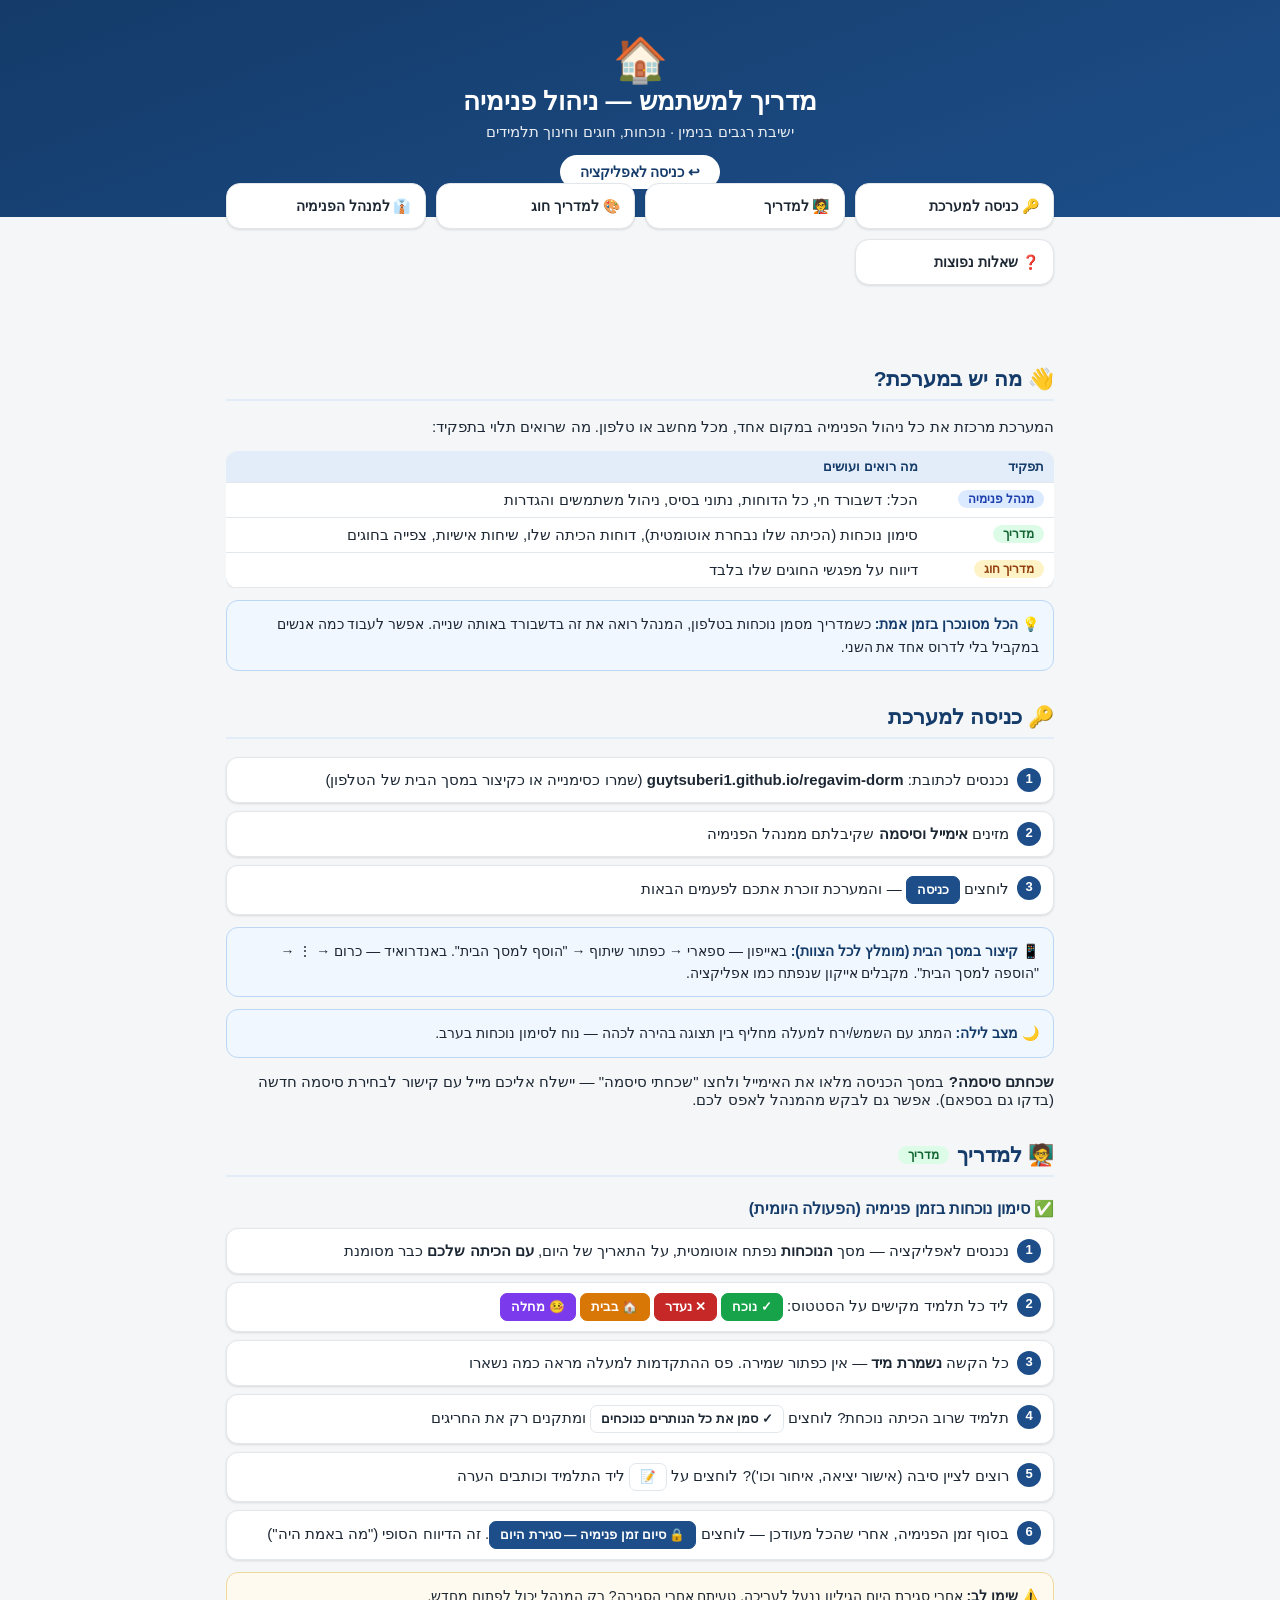
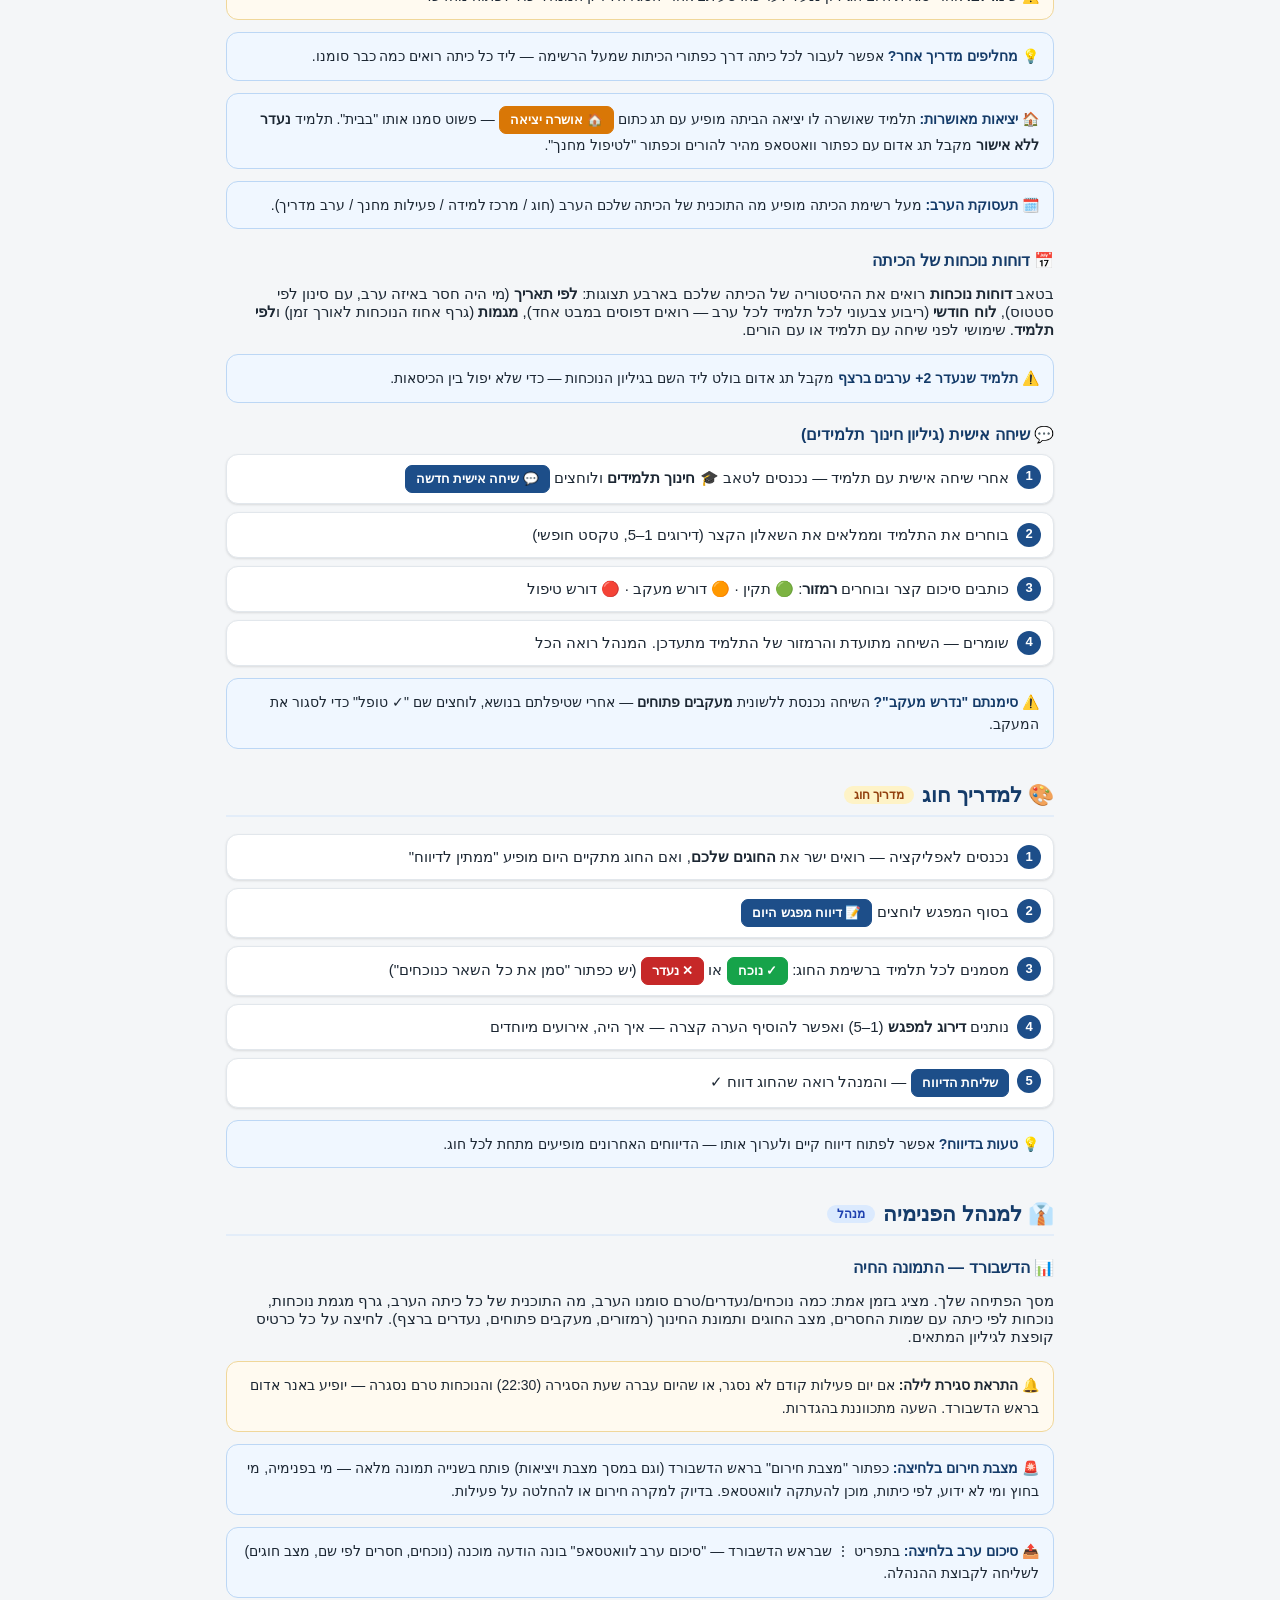
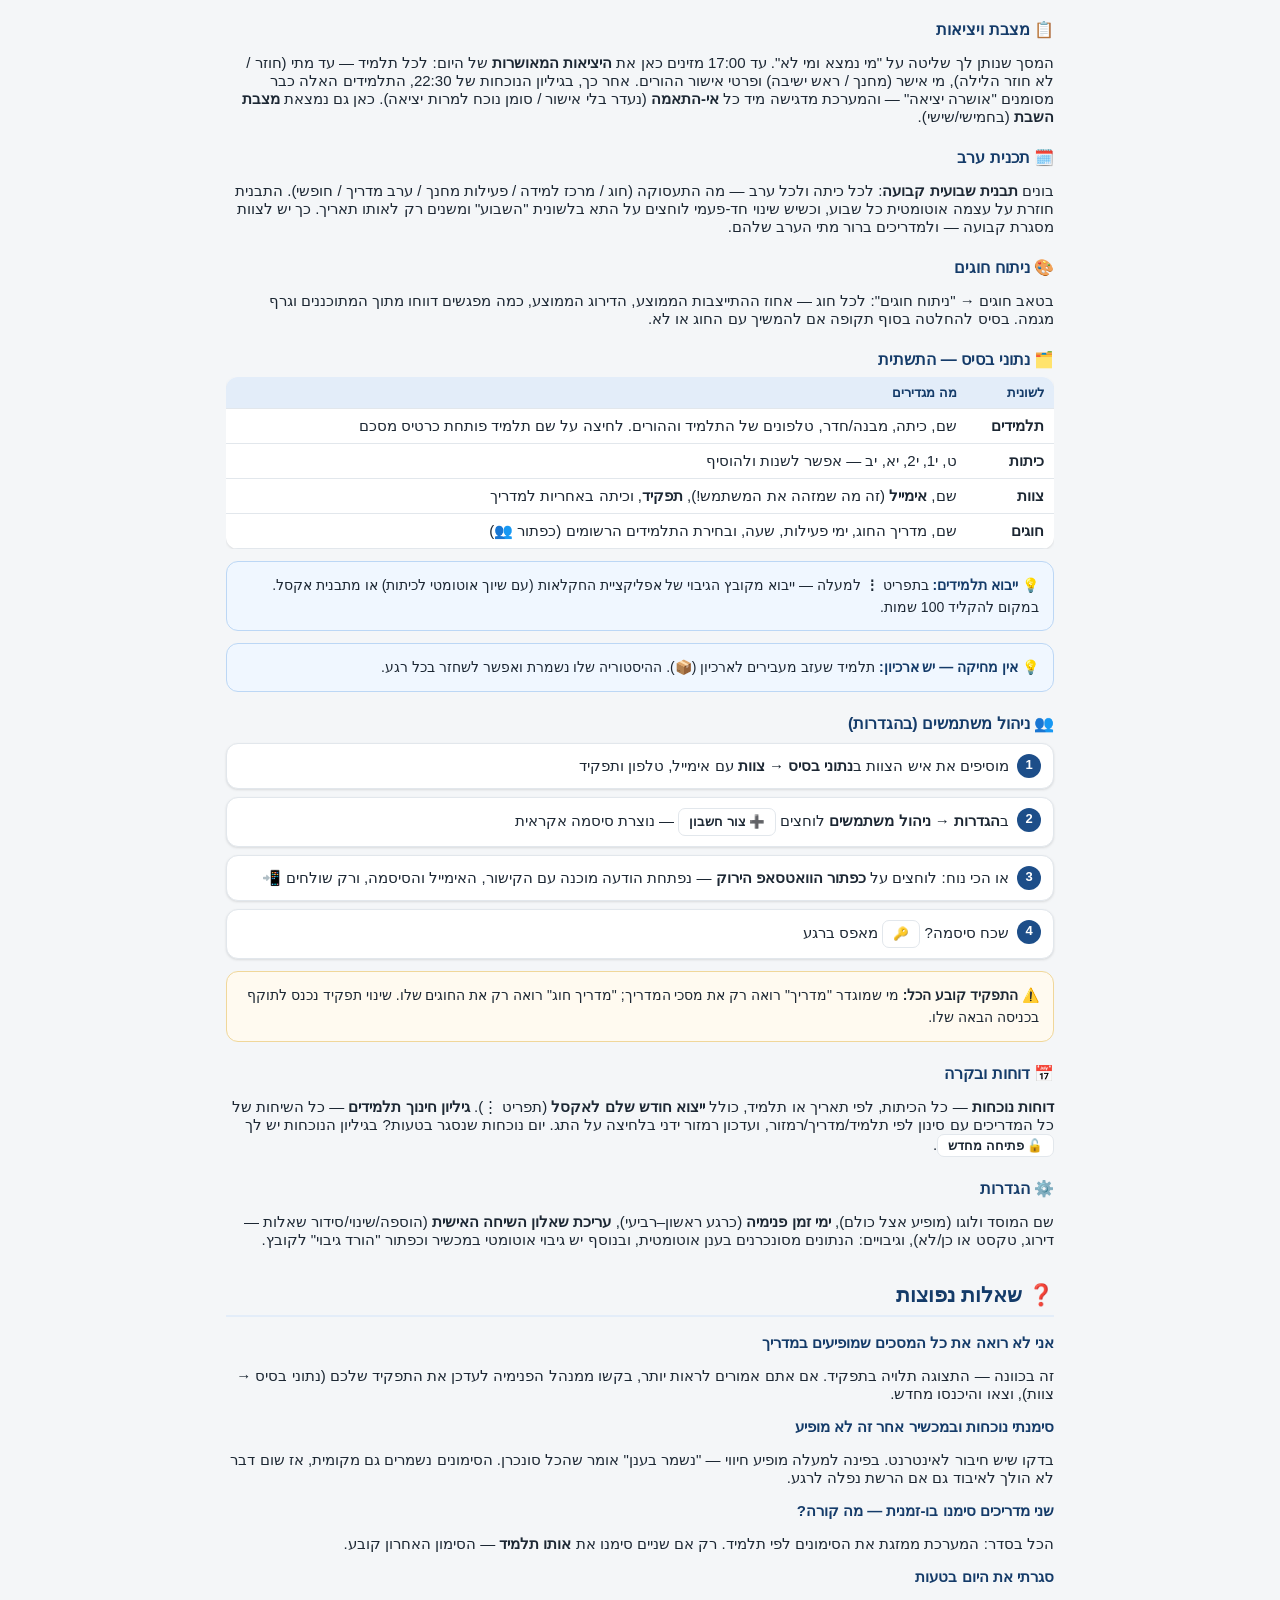
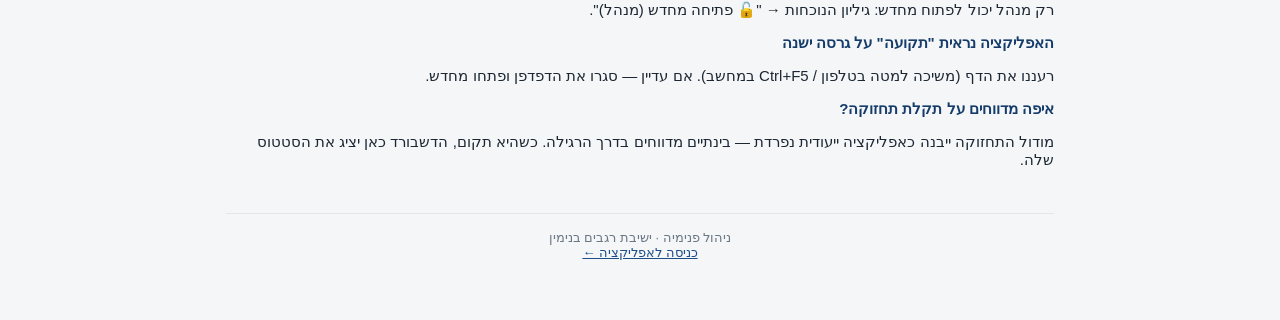
<file: guide.html>
<!DOCTYPE html>
<html lang="he" dir="rtl">
<head>
  <meta charset="UTF-8" />
  <meta name="viewport" content="width=device-width, initial-scale=1.0" />
  <title>מדריך למשתמש — ניהול פנימיה · ישיבת רגבים בנימין</title>
  <link rel="icon" href="data:image/svg+xml,<svg xmlns=%22http://www.w3.org/2000/svg%22 viewBox=%220 0 100 100%22><text y=%22.9em%22 font-size=%2290%22>🏠</text></svg>" />
  <link rel="stylesheet" href="styles.css?v=5" />
  <style>
    /* עיצוב ייעודי לעמוד המדריך */
    .guide-hero { background: linear-gradient(160deg, var(--brand-dark), var(--brand)); color: #fff; padding: 34px 22px 28px; text-align: center; }
    .guide-hero h1 { margin: 0 0 6px; font-size: 26px; }
    .guide-hero p { margin: 0; opacity: .9; font-size: 15px; }
    .guide-hero .app-link { display: inline-block; margin-top: 14px; background: #fff; color: var(--brand-dark); font-weight: 700; padding: 9px 20px; border-radius: 999px; text-decoration: none; font-size: 14px; }
    .guide-wrap { max-width: 860px; margin: 0 auto; padding: 22px 16px 60px; }
    .guide-toc { display: grid; grid-template-columns: repeat(auto-fit, minmax(180px, 1fr)); gap: 10px; margin: -34px auto 26px; max-width: 860px; padding: 0 16px; position: relative; }
    .guide-toc a { background: var(--card); border: 1px solid var(--border); border-radius: 14px; box-shadow: var(--shadow); padding: 14px; text-decoration: none; color: var(--text); font-weight: 600; font-size: 14px; display: flex; align-items: center; gap: 8px; }
    .guide-toc a:hover { border-color: var(--brand); }
    .gsec { margin-top: 34px; }
    .gsec > h2 { color: var(--brand-dark); font-size: 21px; border-bottom: 2px solid var(--brand-light); padding-bottom: 8px; display: flex; align-items: center; gap: 8px; }
    .gsec h3 { color: var(--brand-dark); font-size: 16px; margin: 22px 0 8px; }
    .role-badge { font-size: 12px; font-weight: 700; padding: 2px 10px; border-radius: 999px; vertical-align: 3px; }
    .role-admin { background: #dbeafe; color: #1e40af; }
    .role-madrich { background: #dcfce7; color: #166534; }
    .role-chug { background: #fef3c7; color: #92400e; }
    .steps { counter-reset: step; list-style: none; padding: 0; margin: 10px 0; }
    .steps li { counter-increment: step; position: relative; padding: 10px 44px 10px 12px; background: var(--card); border: 1px solid var(--border); border-radius: 12px; margin-bottom: 8px; box-shadow: var(--shadow); line-height: 1.6; }
    .steps li::before { content: counter(step); position: absolute; right: 12px; top: 10px; width: 24px; height: 24px; border-radius: 50%; background: var(--brand); color: #fff; font-weight: 800; font-size: 13px; display: flex; align-items: center; justify-content: center; }
    .tip { background: #f0f7ff; border: 1px solid #bcd7f5; border-radius: 12px; padding: 12px 14px; margin: 12px 0; font-size: 14px; line-height: 1.6; }
    .tip b:first-child { color: var(--brand-dark); }
    .warn { background: #fffaf0; border: 1px solid #f0d79a; border-radius: 12px; padding: 12px 14px; margin: 12px 0; font-size: 14px; line-height: 1.6; }
    .btn-demo { display: inline-block; font-size: 12.5px; font-weight: 700; padding: 3px 10px; border-radius: 7px; border: 1.5px solid var(--border); background: #fff; white-space: nowrap; }
    .btn-demo.g { background: var(--ok); color: #fff; border-color: var(--ok); }
    .btn-demo.r { background: var(--danger); color: #fff; border-color: var(--danger); }
    .btn-demo.o { background: var(--warn); color: #fff; border-color: var(--warn); }
    .btn-demo.p { background: #7c3aed; color: #fff; border-color: #7c3aed; }
    .btn-demo.b { background: var(--brand); color: #fff; border-color: var(--brand); }
    table.grid td:first-child { font-weight: 600; white-space: nowrap; }
    .faq-q { font-weight: 700; color: var(--brand-dark); margin: 14px 0 4px; }
    .guide-foot { text-align: center; color: var(--muted); font-size: 13px; margin-top: 44px; border-top: 1px solid var(--border); padding-top: 16px; }
    body.dark .tip { background: #16222f; border-color: #2a4562; }
    body.dark .warn { background: #2b2415; border-color: #5a4a25; }
    body.dark .btn-demo { background: var(--card); }
    @media print { .guide-hero .app-link, .guide-toc { display: none; } }
  </style>
</head>
<body>
  <script>try { if (localStorage.getItem('dorm_dark') === '1') document.body.classList.add('dark'); } catch (e) {}</script>

  <div class="guide-hero">
    <div style="font-size:44px;">🏠</div>
    <h1>מדריך למשתמש — ניהול פנימיה</h1>
    <p>ישיבת רגבים בנימין · נוכחות, חוגים וחינוך תלמידים</p>
    <a class="app-link" href="./">↩ כניסה לאפליקציה</a>
  </div>

  <nav class="guide-toc">
    <a href="#login">🔑 כניסה למערכת</a>
    <a href="#madrich">🧑‍🏫 למדריך</a>
    <a href="#chug">🎨 למדריך חוג</a>
    <a href="#manager">👔 למנהל הפנימיה</a>
    <a href="#faq">❓ שאלות נפוצות</a>
  </nav>

  <div class="guide-wrap">

    <!-- ============ מבוא ============ -->
    <section class="gsec">
      <h2>👋 מה יש במערכת?</h2>
      <p>המערכת מרכזת את כל ניהול הפנימיה במקום אחד, מכל מחשב או טלפון. מה שרואים תלוי בתפקיד:</p>
      <div class="tbl-scroll"><table class="grid">
        <thead><tr><th>תפקיד</th><th>מה רואים ועושים</th></tr></thead>
        <tbody>
          <tr><td><span class="role-badge role-admin">מנהל פנימיה</span></td><td>הכל: דשבורד חי, כל הדוחות, נתוני בסיס, ניהול משתמשים והגדרות</td></tr>
          <tr><td><span class="role-badge role-madrich">מדריך</span></td><td>סימון נוכחות (הכיתה שלו נבחרת אוטומטית), דוחות הכיתה שלו, שיחות אישיות, צפייה בחוגים</td></tr>
          <tr><td><span class="role-badge role-chug">מדריך חוג</span></td><td>דיווח על מפגשי החוגים שלו בלבד</td></tr>
        </tbody>
      </table></div>
      <div class="tip"><b>💡 הכל מסונכרן בזמן אמת:</b> כשמדריך מסמן נוכחות בטלפון, המנהל רואה את זה בדשבורד באותה שנייה. אפשר לעבוד כמה אנשים במקביל בלי לדרוס אחד את השני.</div>
    </section>

    <!-- ============ כניסה ============ -->
    <section class="gsec" id="login">
      <h2>🔑 כניסה למערכת</h2>
      <ol class="steps">
        <li>נכנסים לכתובת: <b>guytsuberi1.github.io/regavim-dorm</b> (שמרו כסימנייה או כקיצור במסך הבית של הטלפון)</li>
        <li>מזינים <b>אימייל וסיסמה</b> שקיבלתם ממנהל הפנימיה</li>
        <li>לוחצים <span class="btn-demo b">כניסה</span> — והמערכת זוכרת אתכם לפעמים הבאות</li>
      </ol>
      <div class="tip"><b>📱 קיצור במסך הבית (מומלץ לכל הצוות):</b> באייפון — ספארי → כפתור שיתוף → "הוסף למסך הבית". באנדרואיד — כרום → ⋮ → "הוספה למסך הבית". מקבלים אייקון שנפתח כמו אפליקציה.</div>
      <div class="tip"><b>🌙 מצב לילה:</b> המתג עם השמש/ירח למעלה מחליף בין תצוגה בהירה לכהה — נוח לסימון נוכחות בערב.</div>
      <p><b>שכחתם סיסמה?</b> במסך הכניסה מלאו את האימייל ולחצו "שכחתי סיסמה" — יישלח אליכם מייל עם קישור לבחירת סיסמה חדשה (בדקו גם בספאם). אפשר גם לבקש מהמנהל לאפס לכם.</p>
    </section>

    <!-- ============ מדריך ============ -->
    <section class="gsec" id="madrich">
      <h2>🧑‍🏫 למדריך <span class="role-badge role-madrich">מדריך</span></h2>

      <h3>✅ סימון נוכחות בזמן פנימיה (הפעולה היומית)</h3>
      <ol class="steps">
        <li>נכנסים לאפליקציה — מסך <b>הנוכחות</b> נפתח אוטומטית, על התאריך של היום, <b>עם הכיתה שלכם</b> כבר מסומנת</li>
        <li>ליד כל תלמיד מקישים על הסטטוס: <span class="btn-demo g">✓ נוכח</span> <span class="btn-demo r">✕ נעדר</span> <span class="btn-demo o">🏠 בבית</span> <span class="btn-demo p">🤒 מחלה</span></li>
        <li>כל הקשה <b>נשמרת מיד</b> — אין כפתור שמירה. פס ההתקדמות למעלה מראה כמה נשארו</li>
        <li>תלמיד שרוב הכיתה נוכחת? לוחצים <span class="btn-demo">✓ סמן את כל הנותרים כנוכחים</span> ומתקנים רק את החריגים</li>
        <li>רוצים לציין סיבה (אישור יציאה, איחור וכו')? לוחצים על <span class="btn-demo">📝</span> ליד התלמיד וכותבים הערה</li>
        <li>בסוף זמן הפנימיה, אחרי שהכל מעודכן — לוחצים <span class="btn-demo b">🔒 סיום זמן פנימיה — סגירת היום</span>. זה הדיווח הסופי ("מה באמת היה")</li>
      </ol>
      <div class="warn"><b>⚠️ שימו לב:</b> אחרי סגירת היום הגיליון ננעל לעריכה. טעיתם אחרי הסגירה? רק המנהל יכול לפתוח מחדש.</div>
      <div class="tip"><b>💡 מחליפים מדריך אחר?</b> אפשר לעבור לכל כיתה דרך כפתורי הכיתות שמעל הרשימה — ליד כל כיתה רואים כמה כבר סומנו.</div>
      <div class="tip"><b>🏠 יציאות מאושרות:</b> תלמיד שאושרה לו יציאה הביתה מופיע עם תג כתום <span class="btn-demo o">🏠 אושרה יציאה</span> — פשוט סמנו אותו "בבית". תלמיד <b>נעדר ללא אישור</b> מקבל תג אדום עם כפתור וואטסאפ מהיר להורים וכפתור "לטיפול מחנך".</div>
      <div class="tip"><b>🗓️ תעסוקת הערב:</b> מעל רשימת הכיתה מופיע מה התוכנית של הכיתה שלכם הערב (חוג / מרכז למידה / פעילות מחנך / ערב מדריך).</div>

      <h3>📅 דוחות נוכחות של הכיתה</h3>
      <p>בטאב <b>דוחות נוכחות</b> רואים את ההיסטוריה של הכיתה שלכם בארבע תצוגות: <b>לפי תאריך</b> (מי היה חסר באיזה ערב, עם סינון לפי סטטוס), <b>לוח חודשי</b> (ריבוע צבעוני לכל תלמיד לכל ערב — רואים דפוסים במבט אחד), <b>מגמות</b> (גרף אחוז הנוכחות לאורך זמן) ו<b>לפי תלמיד</b>. שימושי לפני שיחה עם תלמיד או עם הורים.</p>
      <div class="tip"><b>⚠️ תלמיד שנעדר 2+ ערבים ברצף</b> מקבל תג אדום בולט ליד השם בגיליון הנוכחות — כדי שלא יפול בין הכיסאות.</div>

      <h3>💬 שיחה אישית (גיליון חינוך תלמידים)</h3>
      <ol class="steps">
        <li>אחרי שיחה אישית עם תלמיד — נכנסים לטאב <b>🎓 חינוך תלמידים</b> ולוחצים <span class="btn-demo b">💬 שיחה אישית חדשה</span></li>
        <li>בוחרים את התלמיד וממלאים את השאלון הקצר (דירוגים 1–5, טקסט חופשי)</li>
        <li>כותבים סיכום קצר ובוחרים <b>רמזור</b>: 🟢 תקין · 🟠 דורש מעקב · 🔴 דורש טיפול</li>
        <li>שומרים — השיחה מתועדת והרמזור של התלמיד מתעדכן. המנהל רואה הכל</li>
      </ol>
      <div class="tip"><b>⚠️ סימנתם "נדרש מעקב"?</b> השיחה נכנסת ללשונית <b>מעקבים פתוחים</b> — אחרי שטיפלתם בנושא, לוחצים שם "✓ טופל" כדי לסגור את המעקב.</div>
    </section>

    <!-- ============ מדריך חוג ============ -->
    <section class="gsec" id="chug">
      <h2>🎨 למדריך חוג <span class="role-badge role-chug">מדריך חוג</span></h2>
      <ol class="steps">
        <li>נכנסים לאפליקציה — רואים ישר את <b>החוגים שלכם</b>, ואם החוג מתקיים היום מופיע "ממתין לדיווח"</li>
        <li>בסוף המפגש לוחצים <span class="btn-demo b">📝 דיווח מפגש היום</span></li>
        <li>מסמנים לכל תלמיד ברשימת החוג: <span class="btn-demo g">✓ נוכח</span> או <span class="btn-demo r">✕ נעדר</span> (יש כפתור "סמן את כל השאר כנוכחים")</li>
        <li>נותנים <b>דירוג למפגש</b> (1–5) ואפשר להוסיף הערה קצרה — איך היה, אירועים מיוחדים</li>
        <li><span class="btn-demo b">שליחת הדיווח</span> — והמנהל רואה שהחוג דווח ✓</li>
      </ol>
      <div class="tip"><b>💡 טעות בדיווח?</b> אפשר לפתוח דיווח קיים ולערוך אותו — הדיווחים האחרונים מופיעים מתחת לכל חוג.</div>
    </section>

    <!-- ============ מנהל ============ -->
    <section class="gsec" id="manager">
      <h2>👔 למנהל הפנימיה <span class="role-badge role-admin">מנהל</span></h2>

      <h3>📊 הדשבורד — התמונה החיה</h3>
      <p>מסך הפתיחה שלך. מציג בזמן אמת: כמה נוכחים/נעדרים/טרם סומנו הערב, מה התוכנית של כל כיתה הערב, גרף מגמת נוכחות, נוכחות לפי כיתה עם שמות החסרים, מצב החוגים ותמונת החינוך (רמזורים, מעקבים פתוחים, נעדרים ברצף). לחיצה על כל כרטיס קופצת לגיליון המתאים.</p>
      <div class="warn"><b>🔔 התראת סגירת לילה:</b> אם יום פעילות קודם לא נסגר, או שהיום עברה שעת הסגירה (22:30) והנוכחות טרם נסגרה — יופיע באנר אדום בראש הדשבורד. השעה מתכווננת בהגדרות.</div>
      <div class="tip"><b>🚨 מצבת חירום בלחיצה:</b> כפתור "מצבת חירום" בראש הדשבורד (וגם במסך מצבת ויציאות) פותח בשנייה תמונה מלאה — מי בפנימיה, מי בחוץ ומי לא ידוע, לפי כיתות, מוכן להעתקה לוואטסאפ. בדיוק למקרה חירום או להחלטה על פעילות.</div>
      <div class="tip"><b>📤 סיכום ערב בלחיצה:</b> בתפריט ⋮ שבראש הדשבורד — "סיכום ערב לוואטסאפ" בונה הודעה מוכנה (נוכחים, חסרים לפי שם, מצב חוגים) לשליחה לקבוצת ההנהלה.</div>

      <h3>📋 מצבת ויציאות</h3>
      <p>המסך שנותן לך שליטה על "מי נמצא ומי לא". עד 17:00 מזינים כאן את <b>היציאות המאושרות</b> של היום: לכל תלמיד — עד מתי (חוזר / לא חוזר הלילה), מי אישר (מחנך / ראש ישיבה) ופרטי אישור ההורים. אחר כך, בגיליון הנוכחות של 22:30, התלמידים האלה כבר מסומנים "אושרה יציאה" — והמערכת מדגישה מיד כל <b>אי-התאמה</b> (נעדר בלי אישור / סומן נוכח למרות יציאה). כאן גם נמצאת <b>מצבת השבת</b> (בחמישי/שישי).</p>

      <h3>🗓️ תכנית ערב</h3>
      <p>בונים <b>תבנית שבועית קבועה</b>: לכל כיתה ולכל ערב — מה התעסוקה (חוג / מרכז למידה / פעילות מחנך / ערב מדריך / חופשי). התבנית חוזרת על עצמה אוטומטית כל שבוע, וכשיש שינוי חד-פעמי לוחצים על התא בלשונית "השבוע" ומשנים רק לאותו תאריך. כך יש לצוות מסגרת קבועה — ולמדריכים ברור מתי הערב שלהם.</p>

      <h3>🎨 ניתוח חוגים</h3>
      <p>בטאב חוגים → "ניתוח חוגים": לכל חוג — אחוז ההתייצבות הממוצע, הדירוג הממוצע, כמה מפגשים דווחו מתוך המתוכננים וגרף מגמה. בסיס להחלטה בסוף תקופה אם להמשיך עם החוג או לא.</p>

      <h3>🗂️ נתוני בסיס — התשתית</h3>
      <div class="tbl-scroll"><table class="grid">
        <thead><tr><th>לשונית</th><th>מה מגדירים</th></tr></thead>
        <tbody>
          <tr><td>תלמידים</td><td>שם, כיתה, מבנה/חדר, טלפונים של התלמיד וההורים. לחיצה על שם תלמיד פותחת כרטיס מסכם</td></tr>
          <tr><td>כיתות</td><td>ט, י1, י2, יא, יב — אפשר לשנות ולהוסיף</td></tr>
          <tr><td>צוות</td><td>שם, <b>אימייל</b> (זה מה שמזהה את המשתמש!), <b>תפקיד</b>, וכיתה באחריות למדריך</td></tr>
          <tr><td>חוגים</td><td>שם, מדריך החוג, ימי פעילות, שעה, ובחירת התלמידים הרשומים (כפתור 👥)</td></tr>
        </tbody>
      </table></div>
      <div class="tip"><b>💡 ייבוא תלמידים:</b> בתפריט <b>⋮</b> למעלה — ייבוא מקובץ הגיבוי של אפליקציית החקלאות (עם שיוך אוטומטי לכיתות) או מתבנית אקסל. במקום להקליד 100 שמות.</div>
      <div class="tip"><b>💡 אין מחיקה — יש ארכיון:</b> תלמיד שעזב מעבירים לארכיון (📦). ההיסטוריה שלו נשמרת ואפשר לשחזר בכל רגע.</div>

      <h3>👥 ניהול משתמשים (בהגדרות)</h3>
      <ol class="steps">
        <li>מוסיפים את איש הצוות ב<b>נתוני בסיס → צוות</b> עם אימייל, טלפון ותפקיד</li>
        <li>ב<b>הגדרות → ניהול משתמשים</b> לוחצים <span class="btn-demo">➕ צור חשבון</span> — נוצרת סיסמה אקראית</li>
        <li>או הכי נוח: לוחצים על <b>כפתור הוואטסאפ הירוק</b> — נפתחת הודעה מוכנה עם הקישור, האימייל והסיסמה, ורק שולחים 📲</li>
        <li>שכח סיסמה? <span class="btn-demo">🔑</span> מאפס ברגע</li>
      </ol>
      <div class="warn"><b>⚠️ התפקיד קובע הכל:</b> מי שמוגדר "מדריך" רואה רק את מסכי המדריך; "מדריך חוג" רואה רק את החוגים שלו. שינוי תפקיד נכנס לתוקף בכניסה הבאה שלו.</div>

      <h3>📅 דוחות ובקרה</h3>
      <p><b>דוחות נוכחות</b> — כל הכיתות, לפי תאריך או תלמיד, כולל <b>ייצוא חודש שלם לאקסל</b> (תפריט ⋮). <b>גיליון חינוך תלמידים</b> — כל השיחות של כל המדריכים עם סינון לפי תלמיד/מדריך/רמזור, ועדכון רמזור ידני בלחיצה על התג. יום נוכחות שנסגר בטעות? בגיליון הנוכחות יש לך <span class="btn-demo">🔓 פתיחה מחדש</span>.</p>

      <h3>⚙️ הגדרות</h3>
      <p>שם המוסד ולוגו (מופיע אצל כולם), <b>ימי זמן פנימיה</b> (כרגע ראשון–רביעי), <b>עריכת שאלון השיחה האישית</b> (הוספה/שינוי/סידור שאלות — דירוג, טקסט או כן/לא), וגיבויים: הנתונים מסונכרנים בענן אוטומטית, ובנוסף יש גיבוי אוטומטי במכשיר וכפתור "הורד גיבוי" לקובץ.</p>
    </section>

    <!-- ============ שאלות נפוצות ============ -->
    <section class="gsec" id="faq">
      <h2>❓ שאלות נפוצות</h2>

      <div class="faq-q">אני לא רואה את כל המסכים שמופיעים במדריך</div>
      <p>זה בכוונה — התצוגה תלויה בתפקיד. אם אתם אמורים לראות יותר, בקשו ממנהל הפנימיה לעדכן את התפקיד שלכם (נתוני בסיס → צוות), וצאו והיכנסו מחדש.</p>

      <div class="faq-q">סימנתי נוכחות ובמכשיר אחר זה לא מופיע</div>
      <p>בדקו שיש חיבור לאינטרנט. בפינה למעלה מופיע חיווי — "נשמר בענן" אומר שהכל סונכרן. הסימונים נשמרים גם מקומית, אז שום דבר לא הולך לאיבוד גם אם הרשת נפלה לרגע.</p>

      <div class="faq-q">שני מדריכים סימנו בו-זמנית — מה קורה?</div>
      <p>הכל בסדר: המערכת ממזגת את הסימונים לפי תלמיד. רק אם שניים סימנו את <b>אותו תלמיד</b> — הסימון האחרון קובע.</p>

      <div class="faq-q">סגרתי את היום בטעות</div>
      <p>רק מנהל יכול לפתוח מחדש: גיליון הנוכחות → "🔓 פתיחה מחדש (מנהל)".</p>

      <div class="faq-q">האפליקציה נראית "תקועה" על גרסה ישנה</div>
      <p>רעננו את הדף (משיכה למטה בטלפון / Ctrl+F5 במחשב). אם עדיין — סגרו את הדפדפן ופתחו מחדש.</p>

      <div class="faq-q">איפה מדווחים על תקלת תחזוקה?</div>
      <p>מודול התחזוקה ייבנה כאפליקציה ייעודית נפרדת — בינתיים מדווחים בדרך הרגילה. כשהיא תקום, הדשבורד כאן יציג את הסטטוס שלה.</p>
    </section>

    <div class="guide-foot">
      ניהול פנימיה · ישיבת רגבים בנימין<br>
      <a href="./" style="color:var(--brand);">כניסה לאפליקציה ←</a>
    </div>
  </div>
</body>
</html>
</file>
<file: styles.css>
/* styles.css — עיצוב RTL לאפליקציית ניהול הפנימיה (על בסיס העיצוב של אפליקציית החקלאות, בפלטה כחולה) */
:root {
  --brand: #1d4e89;
  --brand-dark: #143b69;
  --brand-light: #e3edf9;
  --accent: #0d9488;
  --bg: #f4f6f8;
  --card: #ffffff;
  --border: #e2e7ec;
  --text: #1c2733;
  --muted: #6b7884;
  --danger: #c62828;
  --ok: #16a34a;
  --warn: #d97706;
  --radius: 12px;
  --shadow: 0 1px 3px rgba(0,0,0,.08), 0 1px 2px rgba(0,0,0,.04);
}

/* מסך התחברות לענן */
.login-overlay { position: fixed; inset: 0; background: linear-gradient(160deg, #143b69, #1d4e89); display: flex; align-items: center; justify-content: center; z-index: 1000; }
.login-box { background: #fff; border-radius: 16px; box-shadow: 0 10px 40px rgba(0,0,0,.35); padding: 32px 28px; width: min(360px, 92vw); text-align: center; }
.login-box h2 { margin: 6px 0 2px; color: #143b69; font-size: 22px; }
.login-box input { width: 100%; margin: 6px 0; padding: 11px 12px; font-size: 15px; }
.login-err { color: #c62828; font-size: 13px; min-height: 18px; margin-top: 4px; }
.login-err.ok { color: #16a34a; }
.login-forgot { background: none; border: 0; color: var(--brand-dark); font-family: inherit; font-size: 13px; cursor: pointer; margin-top: 10px; text-decoration: underline; }
.login-forgot:hover { color: var(--brand); }
.login-forgot:disabled { opacity: .6; cursor: wait; }
.pass-wrap { position: relative; }
.pass-wrap input { width: 100%; padding-inline-end: 40px; box-sizing: border-box; }
.pass-eye { position: absolute; inset-inline-end: 8px; top: 50%; transform: translateY(-50%); background: none; border: none; cursor: pointer; font-size: 17px; opacity: .65; padding: 4px; }
.pass-eye:hover { opacity: 1; }
.btn-spin { display: inline-block; width: 15px; height: 15px; border: 2px solid rgba(255,255,255,.4); border-top-color: #fff; border-radius: 50%; animation: spin 0.7s linear infinite; vertical-align: -3px; margin-inline-end: 7px; }
@keyframes spin { to { transform: rotate(360deg); } }

* { box-sizing: border-box; }
html, body { margin: 0; padding: 0; }
body {
  font-family: "Segoe UI", "Rubik", Arial, sans-serif;
  background: var(--bg);
  color: var(--text);
  font-size: 15px;
  direction: rtl;
}

/* ---------- פריסה: סרגל צד + תוכן ---------- */
.layout { display: flex; align-items: flex-start; }
.sidebar {
  width: 230px; flex: 0 0 230px; background: var(--card);
  border-left: 1px solid var(--border); min-height: 100vh;
  padding: 14px 12px; position: sticky; top: 0; display: flex; flex-direction: column;
}
.content { flex: 1; min-width: 0; }
.brand { display: flex; align-items: center; gap: 10px; padding: 4px 8px 14px; margin-bottom: 8px; border-bottom: 1px solid var(--border); }
.brand-logo { width: 40px; height: 40px; border-radius: 11px; background: var(--brand); display: flex; align-items: center; justify-content: center; font-size: 22px; flex: 0 0 auto; overflow: hidden; }
.brand-logo img { width: 100%; height: 100%; object-fit: cover; border-radius: 11px; display: block; }
.brand-txt { display: flex; flex-direction: column; font-weight: 700; color: var(--brand-dark); font-size: 15px; line-height: 1.2; }
.brand-txt small { font-weight: 500; color: var(--muted); font-size: 12px; }
.tabs { display: flex; flex-direction: column; gap: 3px; flex: 1; }
.tabs button {
  display: flex; align-items: center; gap: 10px; background: transparent;
  color: var(--text); border: 0; padding: 10px 12px; border-radius: 9px;
  cursor: pointer; font-size: 14.5px; font-family: inherit; text-align: right;
  width: 100%; font-weight: 500; transition: background .15s;
}
.nav-sec { font-size: 11px; font-weight: 700; color: var(--muted); letter-spacing: .3px; padding: 12px 12px 3px; }
.nav-sec:first-child { padding-top: 2px; }
.tabs button:hover { background: var(--bg); }
.tabs button.active { background: var(--brand-light); color: var(--brand-dark); font-weight: 700; }
.tabs button.tab-foot { margin-top: auto; justify-content: center; font-size: 20px; color: var(--muted); border-top: 1px solid var(--border); border-radius: 0; padding-top: 12px; }
.tabs button.tab-foot.active { background: var(--brand-light); color: var(--brand-dark); }

/* ---------- סרגל עליון רזה ---------- */
.topbar {
  background: var(--card); color: var(--text); padding: 10px 18px;
  display: flex; align-items: center; gap: 12px; border-bottom: 1px solid var(--border);
}
.status { font-size: 12px; color: var(--muted); display: flex; align-items: center; gap: 8px; }
.usermenu { position: relative; }
.avatar { width: auto; min-width: 34px; height: 34px; padding: 0 12px; border-radius: 999px; background: var(--brand-light); color: var(--brand-dark); border: 0; font-weight: 700; font-size: 13px; cursor: pointer; display: inline-flex; align-items: center; justify-content: center; }
.avatar:hover { filter: brightness(.97); }
.usermenu-pop { position: absolute; top: 42px; left: 0; min-width: 200px; background: var(--card); border: 1px solid var(--border); border-radius: 12px; box-shadow: 0 8px 28px rgba(0,0,0,.16); padding: 6px; display: none; z-index: 60; }
.usermenu-pop.open { display: block; }
.um-name { font-size: 14px; font-weight: 700; color: var(--text); padding: 8px 12px 0; }
.um-name + .um-email { padding-top: 2px; }
.um-email { font-size: 12px; color: var(--muted); padding: 8px 12px; border-bottom: 1px solid var(--border); margin-bottom: 4px; direction: ltr; text-align: right; white-space: nowrap; overflow: hidden; text-overflow: ellipsis; }
.um-item { display: block; width: 100%; background: none; border: 0; text-align: right; padding: 9px 12px; font-size: 14px; font-family: inherit; color: var(--text); cursor: pointer; border-radius: 8px; }
.um-item:hover { background: var(--bg); }
.um-item.um-logout { color: var(--danger); }
.um-role { font-size: 11px; color: var(--muted); padding: 2px 12px 6px; }
.sb-toggle { display: none; align-items: center; background: none; border: 0; font-size: 22px; cursor: pointer; color: var(--brand-dark); padding: 2px 6px; line-height: 1; }
.sb-close { margin-inline-start: auto; background: none; border: 0; font-size: 20px; cursor: pointer; color: var(--muted); padding: 2px 6px; line-height: 1; }
.sb-close:hover { color: var(--brand-dark); }
#headerSync { display: inline-flex; align-items: center; gap: 6px; }

/* כיווץ הסרגל בדסקטופ — כפתור הפתיחה (☰) מופיע רק כשהסרגל סגור */
@media (min-width: 861px) {
  .layout.collapsed .sidebar { display: none; }
  .layout.collapsed .sb-toggle { display: inline-flex; }
}

@media (max-width: 860px) {
  .sidebar {
    position: fixed; inset: 0 0 0 auto; z-index: 50; transform: translateX(100%);
    transition: transform .25s; box-shadow: -4px 0 16px rgba(0,0,0,.18);
  }
  .sidebar.open { transform: translateX(0); }
  .sb-toggle { display: inline-flex; }
  .sidebar.open ~ .content .sb-toggle { display: none; }
}

/* ---------- אזור תוכן ---------- */
main { padding: 18px; max-width: 1400px; margin: 0 auto; }
.page-head { display: flex; align-items: center; gap: 12px; flex-wrap: wrap; margin-bottom: 16px; }
.page-head h2 { margin: 0; font-size: 20px; color: var(--brand-dark); }
.spacer { flex: 1; }

/* ---------- כפתורים ---------- */
.btn {
  background: var(--brand); color: #fff; border: 0; padding: 8px 14px;
  border-radius: 8px; cursor: pointer; font-size: 14px; font-family: inherit;
  display: inline-flex; align-items: center; gap: 6px; transition: filter .15s;
}
.btn:hover { filter: brightness(1.08); }
.btn.secondary { background: #fff; color: var(--brand-dark); border: 1px solid var(--border); }
.btn.accent { background: var(--accent); color: #fff; }
.btn.danger { background: #fff; color: var(--danger); border: 1px solid var(--danger); }
.btn.small { padding: 4px 9px; font-size: 13px; }
.btn:disabled { opacity: .5; cursor: not-allowed; }
.btn.ico { gap: 0; }
.btn.ico .wa-ico, .wa-ico { width: 17px; height: 17px; display: inline-block; vertical-align: -3px; }
.xls-ico { width: 17px; height: 17px; display: inline-block; vertical-align: -3px; }

/* ---------- טפסים ---------- */
input, select, textarea {
  font-family: inherit; font-size: 14px; padding: 7px 9px;
  border: 1px solid var(--border); border-radius: 7px; background: #fff; color: var(--text);
}
input:focus, select:focus, textarea:focus { outline: 2px solid var(--brand-light); border-color: var(--brand); }
label { font-size: 13px; color: var(--muted); display: block; margin-bottom: 3px; }
.field { margin-bottom: 10px; }
.row { display: flex; gap: 12px; flex-wrap: wrap; }
.row > .field { flex: 1; min-width: 140px; }
input.invalid, select.invalid, textarea.invalid { border-color: var(--danger) !important; background: #fef2f2; }
.field-err { color: var(--danger); font-size: 12px; margin-top: 2px; min-height: 0; }

/* ---------- טבלאות ---------- */
table.grid { width: 100%; border-collapse: collapse; background: var(--card); border-radius: var(--radius); overflow: hidden; box-shadow: var(--shadow); }
table.grid th, table.grid td { padding: 8px 10px; border-bottom: 1px solid var(--border); text-align: right; }
table.grid td { font-variant-numeric: tabular-nums; }
table.grid th { background: var(--brand-light); color: var(--brand-dark); font-weight: 600; font-size: 13px; }
table.grid th.sortable { cursor: pointer; user-select: none; white-space: nowrap; }
table.grid th.sortable:hover { background: #d2e3f5; }
table.grid tr:hover td { background: #fafcfe; }
table.grid thead th { position: sticky; top: 0; z-index: 3; box-shadow: 0 1px 0 var(--border); }
@media (min-width: 861px) { .tbl-scroll { overflow-x: visible; } }
table.grid td.sorted-col { background: rgba(29, 78, 137, .05); }
table.grid th.sorted-col { background: #d2e3f5; }
table.grid td.actions { white-space: nowrap; text-align: left; }
.muted { color: var(--muted); }
.center { text-align: center; }
.empty { padding: 30px; text-align: center; color: var(--muted); }
.tbl-scroll { width: 100%; max-width: 100%; overflow-x: auto; -webkit-overflow-scrolling: touch; }

/* ---------- כרטיסים ---------- */
.card { background: var(--card); border-radius: var(--radius); box-shadow: var(--shadow); padding: 14px; }

/* ---------- תת-טאבים ---------- */
.subtabs { display: flex; gap: 6px; margin-bottom: 14px; flex-wrap: wrap; }
.subtabs button { background: #fff; border: 1px solid var(--border); padding: 7px 14px; border-radius: 20px; cursor: pointer; font-family: inherit; font-size: 14px; color: var(--text); }
.subtabs button.active { background: var(--brand); color: #fff; border-color: var(--brand); }

/* ---------- תגים וצ'יפים ---------- */
.tag { display: inline-block; background: var(--brand-light); color: var(--brand-dark); border-radius: 10px; padding: 1px 8px; font-size: 12px; }
.grade-badge { display: inline-flex; align-items: center; justify-content: center; min-width: 24px; height: 21px; padding: 0 6px; border-radius: 6px; font-size: 12px; font-weight: 800; color: #fff; flex: 0 0 auto; }
.grade-badge.gb0 { background: #2563eb; }
.grade-badge.gb1 { background: #16a34a; }
.grade-badge.gb2 { background: #0d9488; }
.grade-badge.gb3 { background: #d97706; }
.grade-badge.gb4 { background: #7c3aed; }
.grade-badge.gbx { background: #64748b; }
.range-chip { display: inline-flex; align-items: center; gap: 7px; background: var(--card); border: 1px solid var(--border); border-radius: 999px; padding: 5px 14px; font-size: 13px; font-weight: 600; color: var(--brand-dark); box-shadow: var(--shadow); }
.range-chip .rc-ic { opacity: .8; font-size: 14px; }
.chip-date-input { position: absolute; opacity: 0; width: 0; height: 0; pointer-events: none; }

/* פיל סטטוס (דווח/ממתין, פתוח/סגור) */
.ds-report { font-size: 11px; font-weight: 700; padding: 1px 8px; border-radius: 999px; white-space: nowrap; }
.ds-report.done { background: #dcfce7; color: #166534; }
.ds-report.wait { background: #fef3c7; color: #92400e; }
.ds-report.off { background: #eef2f6; color: #64748b; }
.ds-report.closed { background: #dbeafe; color: #1e40af; }

/* רמזור חינוכי */
.tl { display: inline-flex; align-items: center; justify-content: center; font-size: 11px; font-weight: 800; padding: 2px 10px; border-radius: 999px; white-space: nowrap; }
.tl-green { background: #dcfce7; color: #166534; }
.tl-orange { background: #fef3c7; color: #92400e; }
.tl-red { background: #fee2e2; color: #b91c1c; }
.tl-none { background: #eef2f6; color: #64748b; }
.tl-btn { cursor: pointer; border: 1.5px solid transparent; background-clip: padding-box; }
.tl-btn.sel { border-color: currentColor; }

/* ---------- שורות סימון נוכחות (בסגנון "מצב שטח") ---------- */
.field-students { display: flex; flex-direction: column; gap: 7px; }
.field-student { background: var(--card); border: 1px solid var(--border); border-radius: 10px; padding: 9px 11px; box-shadow: var(--shadow); }
.field-student.done { border-color: var(--ok); background: #f3fbf4; }
.field-student.absent { border-color: var(--danger); background: #fdecea; }
.field-student.home { border-color: var(--warn); background: #fffaf0; }
.field-student.sick { border-color: #7c3aed; background: #f9f6ff; }
.field-student .fstu-line { display: flex; align-items: center; gap: 8px; flex-wrap: wrap; }
.field-student .fstu-name { font-size: 15px; font-weight: 600; flex: 1; min-width: 110px; }
.field-student .fstu-controls { display: flex; align-items: center; gap: 8px; flex-wrap: wrap; }
.field-student .fstu-by { font-size: 11px; color: var(--muted); margin-top: 4px; }
.fbtn { font-size: 13px; font-weight: 700; padding: 4px 10px; border-radius: 7px; border: 1.5px solid var(--border); background: #fff; cursor: pointer; min-height: 30px; font-family: inherit; }
.fbtn.present.on { background: var(--ok); color: #fff; border-color: var(--ok); }
.fbtn.absent.on { background: var(--danger); color: #fff; border-color: var(--danger); }
.fbtn.home.on { background: var(--warn); color: #fff; border-color: var(--warn); }
.fbtn.sick.on { background: #7c3aed; color: #fff; border-color: #7c3aed; }
.fwent-grp { display: flex; gap: 7px; flex-wrap: wrap; }
.frate-wrap { display: flex; align-items: center; gap: 7px; }
.frate { display: flex; gap: 5px; }
.frbtn { width: 30px; height: 30px; border-radius: 7px; border: 1.5px solid var(--border); background: #fff; font-size: 13px; font-weight: 700; cursor: pointer; color: var(--text); font-family: inherit; }
.frbtn.on { background: var(--accent); color: #fff; border-color: var(--accent); }
.fstu-note { width: 100%; margin-top: 7px; padding: 7px 10px; font-size: 13px; border: 1px solid var(--border); border-radius: 8px; }
.field-team-head { font-weight: 700; color: var(--brand-dark); background: var(--brand-light); border: 1px solid #cfe0f2; border-radius: 8px; padding: 5px 10px; margin: 12px 0 4px; font-size: 13px; }

/* פס התקדמות סימון */
.fprog { margin-bottom: 10px; }
.fprog-track { height: 10px; background: #fef3c7; border-radius: 6px; overflow: hidden; }
.fprog-fill { height: 100%; background: #d97706; border-radius: 6px; transition: width .3s ease; }
.fprog-fill.done { background: #16a34a; }
.fprog-lbl { font-size: 13px; font-weight: 700; color: #92400e; margin-top: 4px; }
.fprog-lbl.done { color: #166534; }

/* בורר תלמידים (מודאל) */
.fadd-search { width: 100%; padding: 9px 11px; font-size: 14px; border: 1px solid var(--border); border-radius: 8px; margin-bottom: 8px; }
.fadd-list { display: flex; flex-direction: column; gap: 6px; max-height: 52vh; overflow-y: auto; }
.fadd-item { display: flex; justify-content: space-between; align-items: center; gap: 10px; padding: 10px 12px; font-size: 15px; border: 1px solid var(--border); border-radius: 8px; background: #fff; cursor: pointer; text-align: right; font-family: inherit; }
.fadd-item:hover { background: var(--brand-light); border-color: var(--brand); }
.fadd-item.sel { background: var(--brand-light); border-color: var(--brand); font-weight: 700; }
.fadd-plus { color: var(--brand); font-weight: 700; }
.fadd-note { font-size: 12px; opacity: .7; }

/* ---------- גרף פסים לפי כיתה ---------- */
.cls-chart { display: flex; flex-direction: column; gap: 7px; margin-bottom: 12px; max-width: 560px; }
.cls-row { display: flex; align-items: center; gap: 10px; }
.cls-lbl { flex: 0 0 auto; width: 90px; font-size: 12.5px; font-weight: 600; white-space: nowrap; overflow: hidden; text-overflow: ellipsis; }
.cls-track { flex: 1; height: 14px; background: #f1f5f9; border-radius: 7px; overflow: hidden; }
.cls-fill { height: 100%; border-radius: 7px; transition: width .4s ease; background: var(--brand); }
.cls-val { font-size: 13px; font-weight: 700; min-width: 42px; font-variant-numeric: tabular-nums; }

/* ---------- סיכומים ---------- */
.totbar { display: flex; gap: 16px; flex-wrap: wrap; margin: 8px 0 16px; }
.totbar .t { background: var(--card); border-radius: var(--radius); box-shadow: var(--shadow); padding: 8px 16px; }
.totbar .t b { font-size: 20px; color: var(--brand-dark); display: block; }
.totbar .t span { font-size: 12px; color: var(--muted); }

/* ---------- מודאל ---------- */
.modal-bg { position: fixed; inset: 0; background: rgba(0,0,0,.4); display: flex; align-items: center; justify-content: center; z-index: 100; }
.modal { background: #fff; border-radius: var(--radius); box-shadow: 0 10px 40px rgba(0,0,0,.3); width: min(560px, 92vw); max-height: 88vh; overflow-y: auto; }
.modal-head { padding: 14px 18px; border-bottom: 1px solid var(--border); display: flex; align-items: center; }
.modal-head h3 { margin: 0; font-size: 18px; color: var(--brand-dark); }
.modal-head .x { margin-right: auto; cursor: pointer; font-size: 22px; color: var(--muted); background: none; border: 0; }
.modal-body { padding: 18px; }
.modal-foot { padding: 14px 18px; border-top: 1px solid var(--border); display: flex; gap: 8px; justify-content: flex-start; }

/* ---------- הדפסה ---------- */
@media print {
  .no-print, .topbar, .page-head .btn, .subtabs { display: none !important; }
  body { background: #fff; }
  main { padding: 0; max-width: 100%; }
  table.grid { box-shadow: none; }
  table.grid th, table.grid td { border: 1px solid #999; }
}
.print-only { display: none; }
@media print { .print-only { display: block; } }

/* ---------- דשבורד מנהלים ---------- */
.kpi-grid {
  display: grid; gap: 14px; margin: 4px 0 22px;
  grid-template-columns: repeat(auto-fill, minmax(190px, 1fr));
}
.kpi {
  position: relative; display: flex; align-items: center; gap: 14px;
  background: var(--card); border: 1px solid var(--border); border-radius: 16px;
  padding: 16px 16px; box-shadow: var(--shadow); overflow: hidden;
  transition: transform .15s ease, box-shadow .15s ease;
}
.kpi:hover { transform: translateY(-2px); box-shadow: 0 6px 18px rgba(0,0,0,.10); }
.kpi::before { content: ''; position: absolute; inset-inline-start: 0; top: 0; bottom: 0; width: 5px; background: var(--kpi-c, var(--brand)); }
.kpi-ic {
  width: 46px; height: 46px; flex: 0 0 auto; border-radius: 13px; font-size: 23px;
  display: flex; align-items: center; justify-content: center;
  background: var(--kpi-bg, var(--brand-light));
}
.kpi-body { min-width: 0; }
.kpi-row { display: flex; align-items: baseline; gap: 8px; flex-wrap: wrap; }
.kpi-val { font-size: 26px; font-weight: 800; line-height: 1.1; color: var(--text); letter-spacing: -.5px; }
.kpi-lbl { font-size: 13px; color: var(--muted); margin-top: 3px; font-weight: 600; }
.kpi-sub { font-size: 11px; color: var(--muted); margin-top: 2px; opacity: .85; }
.kpi-badge { font-size: 11px; font-weight: 800; padding: 1px 7px; border-radius: 999px; white-space: nowrap; }
.kpi-badge.up { background: #dcfce7; color: #16a34a; }
.kpi-badge.down { background: #fee2e2; color: #dc2626; }
.kpi-badge.flat { background: #eef2f6; color: #64748b; }
.kpi-good   { --kpi-c: #16a34a; --kpi-bg: #dcfce7; }
.kpi-bad    { --kpi-c: #dc2626; --kpi-bg: #fee2e2; }
.kpi-warn   { --kpi-c: #d97706; --kpi-bg: #fef3c7; }
.kpi-info   { --kpi-c: #2563eb; --kpi-bg: #dbeafe; }
.kpi-purple { --kpi-c: #7c3aed; --kpi-bg: #ede9fe; }
.kpi-neutral{ --kpi-c: #64748b; --kpi-bg: #eef2f6; }

.dash-cols { display: grid; gap: 16px; grid-template-columns: 1fr 1fr; margin-bottom: 18px; align-items: start; }
@media (max-width: 900px) { .dash-cols { grid-template-columns: 1fr; } }
.dash-panel { background: var(--card); border: 1px solid var(--border); border-radius: 16px; box-shadow: var(--shadow); padding: 16px 18px; }
.dash-panel-head { display: flex; align-items: center; justify-content: space-between; margin-bottom: 12px; gap: 8px; }
.dash-panel-head h3 { margin: 0; font-size: 16px; color: var(--brand-dark); }
.dash-empty { color: var(--muted); font-size: 14px; padding: 18px 6px; text-align: center; }
.dash-mini { margin: 0; }
.dash-mini th { font-size: 12px; }
.dash-sec { font-weight: 700; color: var(--brand-dark); font-size: 14px; margin: 18px 0 8px; }
.dash-sec:first-of-type { margin-top: 6px; }
.dash-row { display: flex; align-items: center; gap: 10px; padding: 6px 4px; border-bottom: 1px solid var(--border); flex-wrap: wrap; }
.dash-row:last-child { border-bottom: 0; }

/* כרטיסי "ספוט" (הדגשות) */
.spot-row { display: grid; grid-template-columns: repeat(auto-fit, minmax(200px, 1fr)); gap: 12px; margin-bottom: 14px; }
.spot { display: flex; align-items: center; gap: 12px; background: var(--card); border: 1px solid var(--border); border-radius: 14px; padding: 12px 14px; box-shadow: var(--shadow); border-inline-start: 5px solid var(--brand); }
.spot-good { border-inline-start-color: #16a34a; }
.spot-bad { border-inline-start-color: #dc2626; }
.spot-warn { border-inline-start-color: #d97706; }
.spot-info { border-inline-start-color: #2563eb; }
.spot-ic { font-size: 24px; flex: 0 0 auto; }
.spot-body { min-width: 0; }
.spot-lbl { font-size: 11.5px; color: var(--muted); font-weight: 600; }
.spot-name { font-size: 15px; font-weight: 800; color: var(--text); white-space: nowrap; overflow: hidden; text-overflow: ellipsis; }
.spot-val { font-size: 13px; font-weight: 700; color: var(--brand-dark); }

/* ---------- גרף עמודות מגמה ---------- */
.trend { display: flex; align-items: flex-end; gap: 8px; height: 140px; padding-top: 6px; }
.trend-col { flex: 1; display: flex; flex-direction: column; align-items: center; gap: 4px; height: 100%; justify-content: flex-end; min-width: 0; }
.trend-bar { width: 70%; max-width: 44px; background: #9dc1ec; border-radius: 6px 6px 0 0; min-height: 2px; }
.trend-bar.cur { background: var(--brand); }
.trend-val { font-size: 11px; color: var(--muted); font-variant-numeric: tabular-nums; white-space: nowrap; }
.trend-lbl { font-size: 11px; color: var(--muted); white-space: nowrap; }
.trend-val.cur, .trend-lbl.cur { color: var(--brand-dark); font-weight: 700; }
.trend-scroll { overflow-x: auto; -webkit-overflow-scrolling: touch; }
.trend-scroll .trend { min-width: 560px; }

/* ---------- לוח נוכחות חודשי (מטריצה צבעונית) ---------- */
table.att-matrix th, table.att-matrix td { padding: 4px 5px; text-align: center; }
table.att-matrix td:first-child, table.att-matrix th:first-child { text-align: right; white-space: nowrap; position: sticky; right: 0; background: var(--card); z-index: 2; }
table.att-matrix thead th:first-child { background: var(--brand-light); z-index: 4; }
.att-cell { width: 21px; height: 21px; border-radius: 5px; display: inline-block; vertical-align: middle; }
.att-cell.present { background: var(--ok); }
.att-cell.absent { background: var(--danger); }
.att-cell.home { background: var(--warn); }
.att-cell.sick { background: #7c3aed; }
.att-cell.none { background: var(--border); opacity: .55; }
.att-legend { display: flex; gap: 14px; flex-wrap: wrap; align-items: center; font-size: 12.5px; color: var(--muted); margin: 8px 0 12px; }
.att-legend span { display: inline-flex; align-items: center; gap: 5px; }

/* ---------- תגית תעסוקת ערב ---------- */
.ev-pill { display: inline-block; padding: 2px 10px; border-radius: 999px; font-size: 12.5px; font-weight: 700; background: var(--border); color: var(--muted); white-space: nowrap; }

/* ---------- טוסטים ---------- */
.toast-wrap { position: fixed; bottom: 18px; left: 18px; z-index: 300; display: flex; flex-direction: column; gap: 8px; pointer-events: none; }
.toast { display: flex; align-items: center; gap: 9px; background: #1e293b; color: #fff; padding: 10px 16px; border-radius: 10px; font-size: 14px; font-weight: 600; box-shadow: 0 6px 24px rgba(0,0,0,.25); opacity: 0; transform: translateY(12px); transition: opacity .25s, transform .25s; max-width: 340px; }
.toast.show { opacity: 1; transform: translateY(0); }
.toast-ic { display: inline-flex; align-items: center; justify-content: center; width: 20px; height: 20px; border-radius: 50%; font-size: 12px; font-weight: 800; flex: 0 0 auto; }
.toast-success .toast-ic { background: #16a34a; }
.toast-error .toast-ic { background: #dc2626; }
.toast-info .toast-ic { background: #2563eb; }
@media (max-width: 640px) { .toast-wrap { left: 12px; right: 12px; bottom: 12px; } .toast { max-width: none; } }

/* ---------- הבהוב חיווי שמירה ---------- */
@keyframes save-flash { 0% { color: #16a34a; transform: scale(1.08); } 100% { color: inherit; transform: scale(1); } }
.status .flash { display: inline-block; animation: save-flash 0.9s ease-out; }

/* ---------- שלד טעינה ---------- */
.skeleton { padding: 10px 0; }
.sk-line { height: 16px; border-radius: 8px; margin-bottom: 14px; background: linear-gradient(90deg, #eceff1 25%, #f7f9fa 50%, #eceff1 75%); background-size: 400% 100%; animation: sk-shimmer 1.3s infinite; }
.sk-line.lg { height: 30px; width: 40%; }
.sk-card { height: 90px; border-radius: 12px; margin-bottom: 12px; background: linear-gradient(90deg, #eceff1 25%, #f7f9fa 50%, #eceff1 75%); background-size: 400% 100%; animation: sk-shimmer 1.3s infinite; }
@keyframes sk-shimmer { 0% { background-position: 100% 0; } 100% { background-position: 0 0; } }

/* ---------- מיקוד מקלדת ---------- */
button:focus-visible, a:focus-visible, input:focus-visible, select:focus-visible, textarea:focus-visible { outline: 2px solid var(--brand); outline-offset: 2px; }

/* ---------- אזור סכנה (הגדרות) ---------- */
.danger-zone { border: 1px solid #fecaca !important; background: #fef7f7; margin-top: 28px; }
.danger-zone .btn.danger { box-shadow: none; }

/* ---------- מצב-ריק עם פעולה ---------- */
.empty-actions { display: flex; gap: 8px; justify-content: center; margin-top: 12px; flex-wrap: wrap; }

/* לוגו מותאם בתצוגת ההגדרות */
.logo-prev { width: 40px; height: 40px; border-radius: 11px; background: var(--brand); display: inline-flex; align-items: center; justify-content: center; font-size: 22px; overflow: hidden; flex: 0 0 auto; }
.logo-prev img { width: 100%; height: 100%; object-fit: cover; }

/* ---------- תפריט פעולות ⋮ אחיד בכותרות ---------- */
.amenu { position: relative; display: inline-block; }
.amenu-btn { font-weight: 800; font-size: 16px; }
.amenu-pop { position: absolute; top: calc(100% + 6px); inset-inline-end: 0; min-width: 225px; background: var(--card); border: 1px solid var(--border); border-radius: 12px; box-shadow: 0 8px 28px rgba(0,0,0,.16); padding: 5px; display: none; z-index: 70; }
.amenu-pop.open { display: block; }
.amenu-item { display: flex; align-items: center; gap: 9px; width: 100%; background: none; border: 0; padding: 9px 11px; border-radius: 8px; font-family: inherit; font-size: 14px; color: var(--text); cursor: pointer; text-align: right; }
.amenu-item:hover { background: var(--bg); }
.amenu-ic { width: 20px; display: inline-flex; justify-content: center; flex: 0 0 auto; }
.amenu-ic .wa-ico { color: #25D366; }
.amenu-ic .xls-ico, .amenu-ic .wa-ico { width: 17px; height: 17px; }
.amenu-sep { height: 1px; background: var(--border); margin: 4px 6px; }

/* מתג מצב לילה — פס מעוגל עם כפתור מחליק בין ☀️ ל-🌙 */
.mode-switch {
  position: relative; width: 54px; height: 28px; flex: 0 0 auto;
  border-radius: 999px; border: 1px solid var(--border); cursor: pointer; padding: 0;
  background: linear-gradient(90deg, #dbeafe, #eef4fa);
  transition: background .35s, border-color .35s;
}
.mode-switch:hover { filter: brightness(1.03); }
.mode-switch .ms-ico { position: absolute; top: 50%; transform: translateY(-50%); font-size: 12px; line-height: 1; transition: opacity .3s; pointer-events: none; }
.mode-switch .ms-sun { inset-inline-start: 7px; opacity: 1; }
.mode-switch .ms-moon { inset-inline-end: 7px; opacity: .45; }
.mode-switch .ms-knob {
  position: absolute; top: 2.5px; inset-inline-start: 3px; width: 21px; height: 21px;
  border-radius: 50%; background: #fff; box-shadow: 0 1px 4px rgba(0,0,0,.35);
  transition: transform .3s cubic-bezier(.45, 1.6, .5, 1);
}
.mode-switch.on { background: linear-gradient(90deg, #1e293b, #33415c); border-color: #33415c; }
.mode-switch.on .ms-knob { transform: translateX(-26px); background: #cbd5e1; }
.mode-switch.on .ms-sun { opacity: .4; }
.mode-switch.on .ms-moon { opacity: 1; }

/* ============ התאמה לנייד ============ */
@media (max-width: 860px) {
  html, body { overflow-x: hidden; }
  .layout { overflow-x: hidden; max-width: 100vw; }
  .sidebar { width: min(290px, 86vw); flex-basis: auto; }

  main { padding: 12px 10px; }

  .page-head { gap: 8px; margin-bottom: 12px; }
  .page-head h2 { font-size: 18px; width: 100%; }
  .page-head .spacer { display: none; }

  .btn { padding: 9px 13px; font-size: 14px; }
  .btn.small { padding: 7px 10px; font-size: 13px; }

  /* טפסים — font-size 16px מונע זום אוטומטי באייפון */
  input, select, textarea { font-size: 16px; padding: 9px 10px; }

  table.grid { font-size: 13px; }
  table.grid th, table.grid td { padding: 7px 8px; }
  table.grid td.actions { white-space: normal; }

  .card { padding: 12px; }
  .totbar { gap: 10px; }
  .totbar .t { padding: 7px 12px; flex: 1 1 40%; }
  .totbar .t b { font-size: 18px; }

  /* כפתורי סימון נוכחות — יעדי מגע גדולים */
  .fbtn { min-height: 38px; padding: 6px 12px; font-size: 14px; }
  .frbtn { width: 36px; height: 36px; }

  .kpi-grid { grid-template-columns: repeat(auto-fill, minmax(150px, 1fr)); gap: 10px; }
  .kpi { padding: 12px; gap: 10px; }
  .kpi-ic { width: 40px; height: 40px; font-size: 20px; }
  .kpi-val { font-size: 22px; }
  .dash-panel { padding: 14px 12px; }

  .modal { width: 96vw; max-height: 90vh; }
  .modal-body { padding: 14px; }
  .modal-foot { padding: 12px 14px; }
}

@media (max-width: 480px) {
  .kpi-grid { grid-template-columns: 1fr 1fr; }
  .totbar .t { flex: 1 1 100%; }
}

/* דשבורד קומפקטי בנייד */
@media (max-width: 640px) {
  .kpi { padding: 10px 12px; gap: 0; }
  .kpi-ic { display: none; }
  .kpi-sub { display: none; }
  .kpi-val { font-size: 19px; }
  .kpi-lbl { font-size: 11.5px; margin-top: 2px; }
  .kpi-badge { font-size: 10px; padding: 1px 6px; }
  .dash-sec { margin: 12px 0 6px; font-size: 13px; }
}

/* ---------- מצב לילה ---------- */
body.dark {
  color-scheme: dark;
  --brand: #4d82c4;
  --brand-dark: #9dc1ec;
  --brand-light: #1a2a40;
  --accent: #2fb3a5;
  --bg: #0f151c;
  --card: #19222d;
  --border: #2b3946;
  --text: #e7ecf2;
  --muted: #9aa8b6;
  --danger: #f08079;
  --shadow: 0 1px 3px rgba(0,0,0,.55), 0 1px 2px rgba(0,0,0,.4);
}
/* רכיבים עם רקע לבן קבוע — עוברים לרקע כרטיס כהה */
body.dark input, body.dark select, body.dark textarea,
body.dark .btn.secondary, body.dark .btn.danger,
body.dark .subtabs button, body.dark .fbtn, body.dark .frbtn,
body.dark .fadd-item, body.dark .modal, body.dark .login-box { background: var(--card); }
body.dark table.grid tr:hover td { background: #1f2a36; }
body.dark table.grid th.sortable:hover, body.dark table.grid th.sorted-col { background: #203a57; }
body.dark table.grid td.sorted-col { background: rgba(77, 130, 196, .10); }
body.dark .cls-track, body.dark .sk-line, body.dark .sk-card { background: #232e3a; }
body.dark .field-student.done { background: #17281c; }
body.dark .field-student.absent { background: #35211f; }
body.dark .field-student.home { background: #33291a; }
body.dark .field-student.sick { background: #261f33; }
body.dark input.invalid, body.dark select.invalid, body.dark textarea.invalid { background: #3a2020; }
body.dark .danger-zone { background: #2a1d1d; }
/* רקעים בהירים קבועים — טקסט כהה כדי להישאר קריא */
body.dark .kpi-badge.up, body.dark .ds-report.done, body.dark .tl-green,
body.dark .ds-report.wait, body.dark .tl-orange { color: #1c2733; }
</file>
